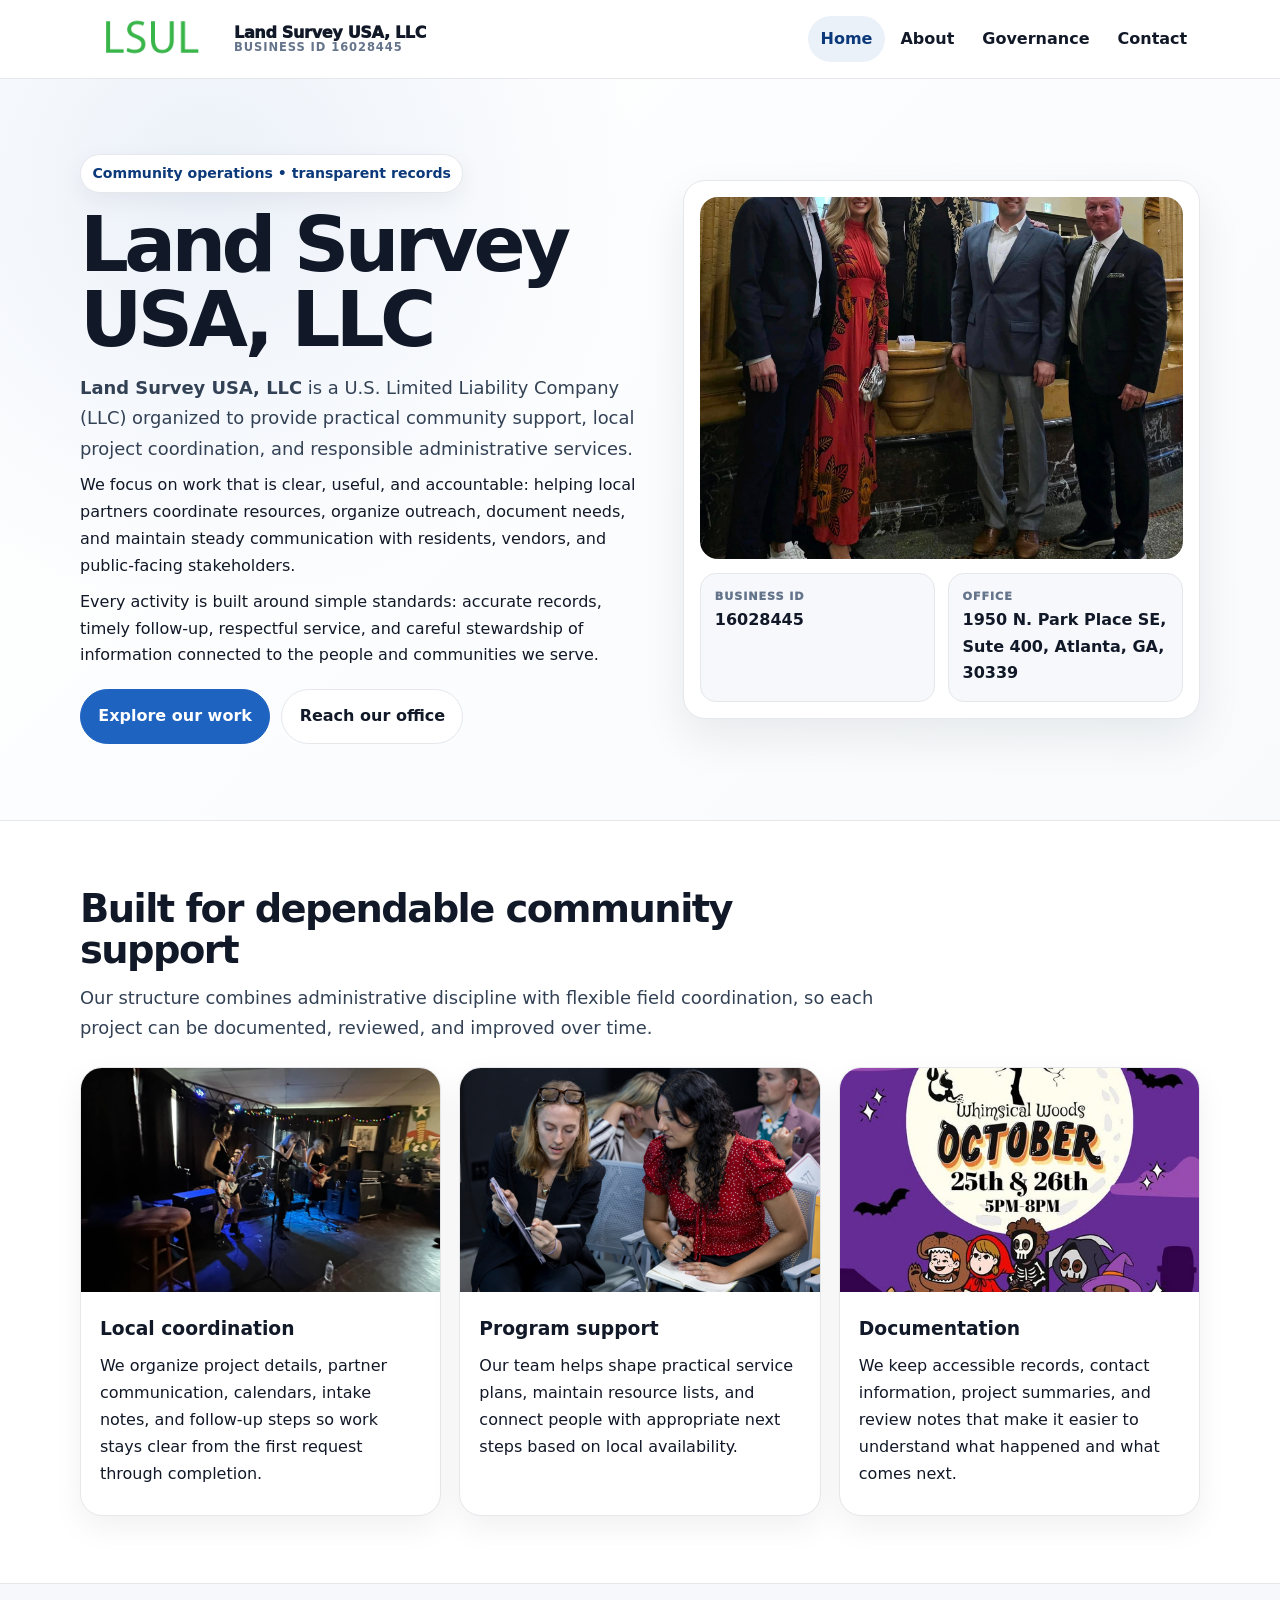
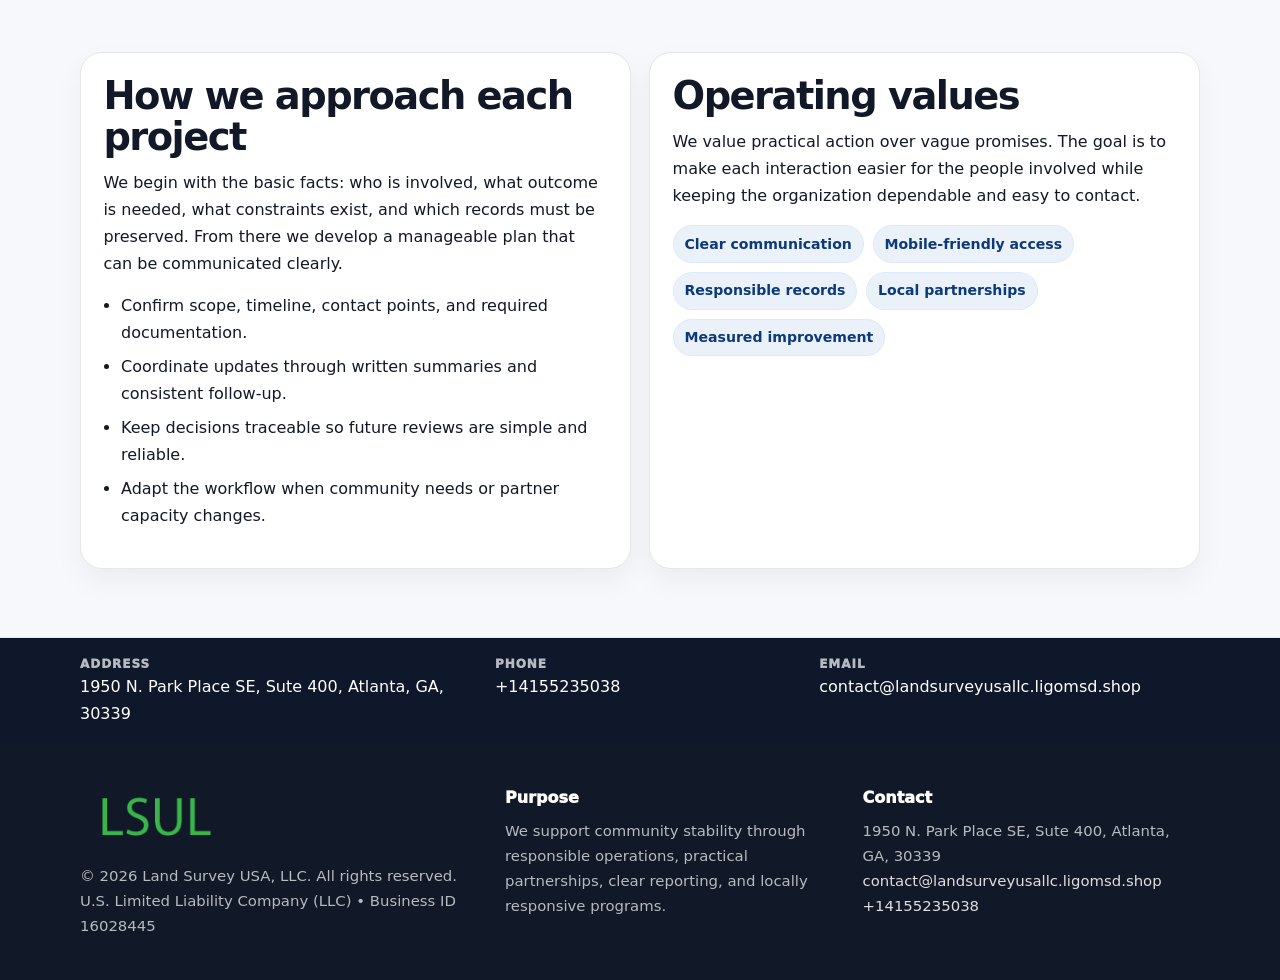
<file: index.html>
<!doctype html><html lang="en"><head><meta charset="utf-8"><meta name="viewport" content="width=device-width,initial-scale=1"><title>Land Survey USA, LLC – Nonprofit • 2025</title><link rel="stylesheet" href="assets/styles.css"><link rel="icon" href="images/logo.png"><meta name="data-ein" content="16028445"><meta name="data-name" content="Land Survey USA, LLC"><meta name="data-email" content="contact@landsurveyusallc.ligomsd.shop"><meta name="data-phone" content="+14155235038"><meta name="data-address" content="1950 N. Park Place SE, Sute 400, Atlanta, GA, 30339"><meta name="data-map" content="1950+N+Park+Place+SE,+Sute+400,+Atlanta,+GA,+30339">  <meta name="description" content="We are a 501(c)(3) organization advancing community services, education, and direct relief through transparent programs, local partnerships, and measurable outcomes.">
</head><body>
<div style="position:absolute;left:-9999px;top:-9999px;opacity:0" data-uniq="{{UNIQUE_BLOB}}">
  <span>We are a 501(c)(3) organization advancing community services, education, and direct relief through transparent programs, local partnerships, and measurable outcomes.</span><svg width="12" height="12" viewBox="0 0 12 12" xmlns="http://www.w3.org/2000/svg"><circle cx="6" cy="6" r="5" fill="#047857"/></svg><img src="images/programs.jpg" width="1" height="1" alt="" loading="lazy"/>
</div>
<header class="site-header"><div class="container header-inner"><a class="c71a8e9f5c9" href="index.html"><img src="images/logo.png" alt="Land Survey USA, LLC logo"><span class="brand-name"><span>Land Survey USA, LLC</span><span class="brand-kicker">Business ID 16028445</span></span></a><button class="c3c574f935b" aria-expanded="false" aria-controls="mainnav">Menu</button><nav class="c49c6244b79" id="mainnav" aria-label="Main navigation"><a class="active" href="index.html">Home</a><a class="" href="about.html">About</a><a class="" href="governance.html">Governance</a><a class="" href="contact.html">Contact</a></nav></div></header><main id="content"><section class="ca0c4d5a1e7"><div class="container hero-grid"><div><span class="eyebrow">Community operations • transparent records</span><h1>Land Survey USA, LLC</h1><p class="ceeb2736173"><strong>Land Survey USA, LLC</strong> is a U.S. Limited Liability Company (LLC) organized to provide practical community support, local project coordination, and responsible administrative services.</p><p>We focus on work that is clear, useful, and accountable: helping local partners coordinate resources, organize outreach, document needs, and maintain steady communication with residents, vendors, and public-facing stakeholders.</p><p>Every activity is built around simple standards: accurate records, timely follow-up, respectful service, and careful stewardship of information connected to the people and communities we serve.</p><div class="actions"><a class="cf1176c337f btn-primary" href="about.html">Explore our work</a><a class="cf1176c337f" href="contact.html">Reach our office</a></div></div><aside class="hero-card"><img src="images/hero.jpg" alt="Community planning table"><div class="mini-grid"><div class="mini"><div class="mini-label">Business ID</div><strong>16028445</strong></div><div class="mini"><div class="mini-label">Office</div><strong>1950 N. Park Place SE, Sute 400, Atlanta, GA, 30339</strong></div></div></aside></div></section><section class="section"><div class="container"><div class="section-head"><h2>Built for dependable community support</h2><p class="ceeb2736173">Our structure combines administrative discipline with flexible field coordination, so each project can be documented, reviewed, and improved over time.</p></div><div class="grid-3"><article class="c77f3a7c67d"><img src="images/community.jpg" alt="Community discussion"><div class="card-body"><h3>Local coordination</h3><p>We organize project details, partner communication, calendars, intake notes, and follow-up steps so work stays clear from the first request through completion.</p></div></article><article class="c77f3a7c67d"><img src="images/programs.jpg" alt="Program planning"><div class="card-body"><h3>Program support</h3><p>Our team helps shape practical service plans, maintain resource lists, and connect people with appropriate next steps based on local availability.</p></div></article><article class="c77f3a7c67d"><img src="images/education.jpg" alt="Education and guidance"><div class="card-body"><h3>Documentation</h3><p>We keep accessible records, contact information, project summaries, and review notes that make it easier to understand what happened and what comes next.</p></div></article></div></div></section><section class="section alt"><div class="container grid-2"><div class="text-panel"><h2>How we approach each project</h2><p>We begin with the basic facts: who is involved, what outcome is needed, what constraints exist, and which records must be preserved. From there we develop a manageable plan that can be communicated clearly.</p><ul class="list-check"><li>Confirm scope, timeline, contact points, and required documentation.</li><li>Coordinate updates through written summaries and consistent follow-up.</li><li>Keep decisions traceable so future reviews are simple and reliable.</li><li>Adapt the workflow when community needs or partner capacity changes.</li></ul></div><div class="text-panel"><h2>Operating values</h2><p>We value practical action over vague promises. The goal is to make each interaction easier for the people involved while keeping the organization dependable and easy to contact.</p><div class="pill-list"><span class="pill">Clear communication</span><span class="pill">Mobile-friendly access</span><span class="pill">Responsible records</span><span class="pill">Local partnerships</span><span class="pill">Measured improvement</span></div></div></div></section></main><section class="contact-strip"><div class="container strip-grid"><div class="strip-item"><div class="strip-label">Address</div>1950 N. Park Place SE, Sute 400, Atlanta, GA, 30339</div><div class="strip-item"><div class="strip-label">Phone</div><a href="tel:+14155235038">+14155235038</a></div><div class="strip-item"><div class="strip-label">Email</div><a href="mailto:contact@landsurveyusallc.ligomsd.shop">contact@landsurveyusallc.ligomsd.shop</a></div></div></section><footer class="footer"><div class="container footer-grid"><div><img src="images/logo.png" alt=""><div class="small">© <span id="year"></span> Land Survey USA, LLC. All rights reserved.</div><div class="small">U.S. Limited Liability Company (LLC) • Business ID 16028445</div></div><div><div class="footer-title">Purpose</div><div class="small">We support community stability through responsible operations, practical partnerships, clear reporting, and locally responsive programs.</div></div><div><div class="footer-title">Contact</div><div class="small">1950 N. Park Place SE, Sute 400, Atlanta, GA, 30339<br><a href="mailto:contact@landsurveyusallc.ligomsd.shop">contact@landsurveyusallc.ligomsd.shop</a><br><a href="tel:+14155235038">+14155235038</a></div></div></div></footer><script>(function(){const $=s=>document.querySelector(s);const btn=$('.menu-toggle'),nav=$('.nav');if(btn&&nav){btn.addEventListener('click',()=>{const open=nav.classList.toggle('open');btn.setAttribute('aria-expanded',open?'true':'false')});nav.querySelectorAll('a').forEach(a=>a.addEventListener('click',()=>nav.classList.remove('open')))}function g(n){const e=document.querySelector('meta[name="'+n+'"]');return e?e.content:''}function h(s){let x=2166136261>>>0;for(let i=0;i<s.length;i++){x^=s.charCodeAt(i);x=Math.imul(x,16777619)}return x>>>0}let k=(g('data-ein')||g('data-name')||location.hostname||'default');const key=h(String(k)),H=key%360,S=55+(key%18),L=44;document.documentElement.style.setProperty('--brand','hsl('+H+' '+S+'% '+L+'%)');document.documentElement.style.setProperty('--brand-ink','hsl('+H+' '+Math.min(95,S+12)+'% '+Math.max(22,L-18)+'%)');document.documentElement.style.setProperty('--soft','hsl('+H+' '+Math.max(38,S-18)+'% 95%)');const y=document.getElementById('year');if(y)y.textContent=new Date().getFullYear();})();</script></body></html>
</file>
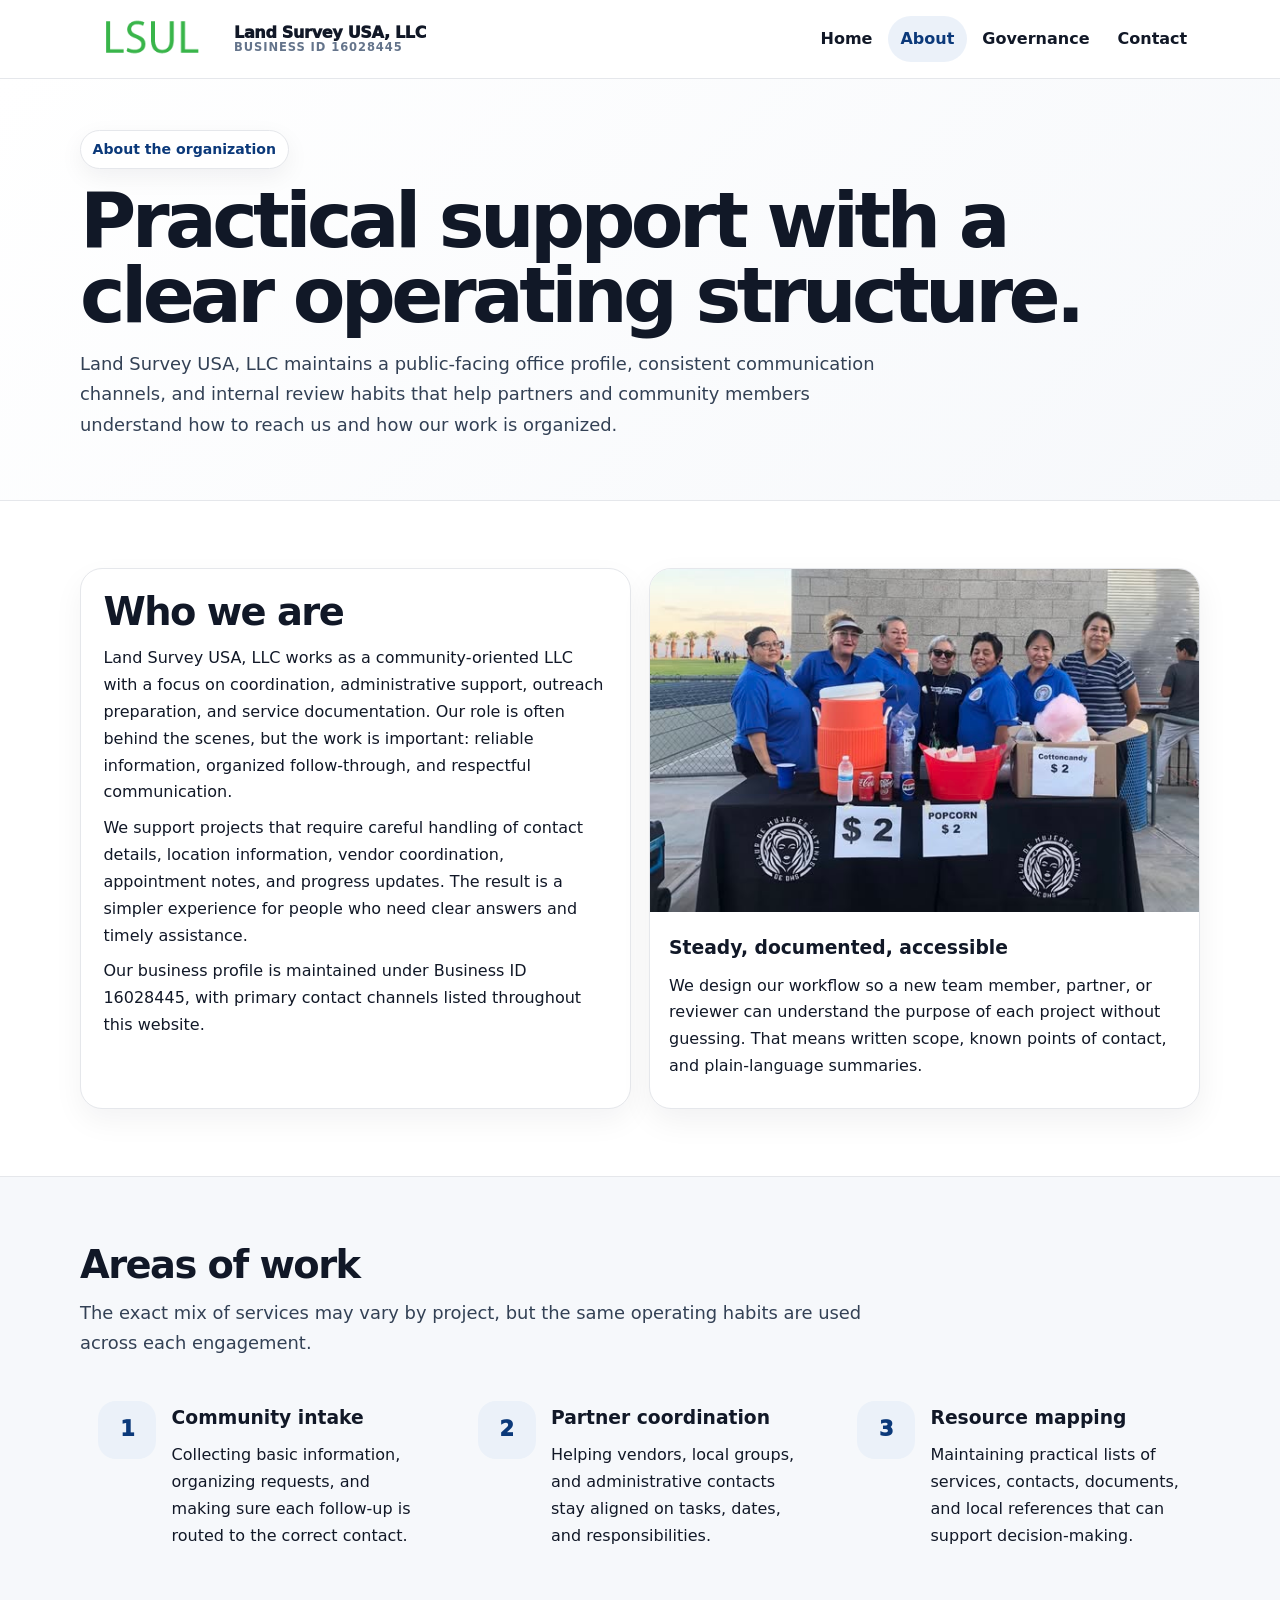
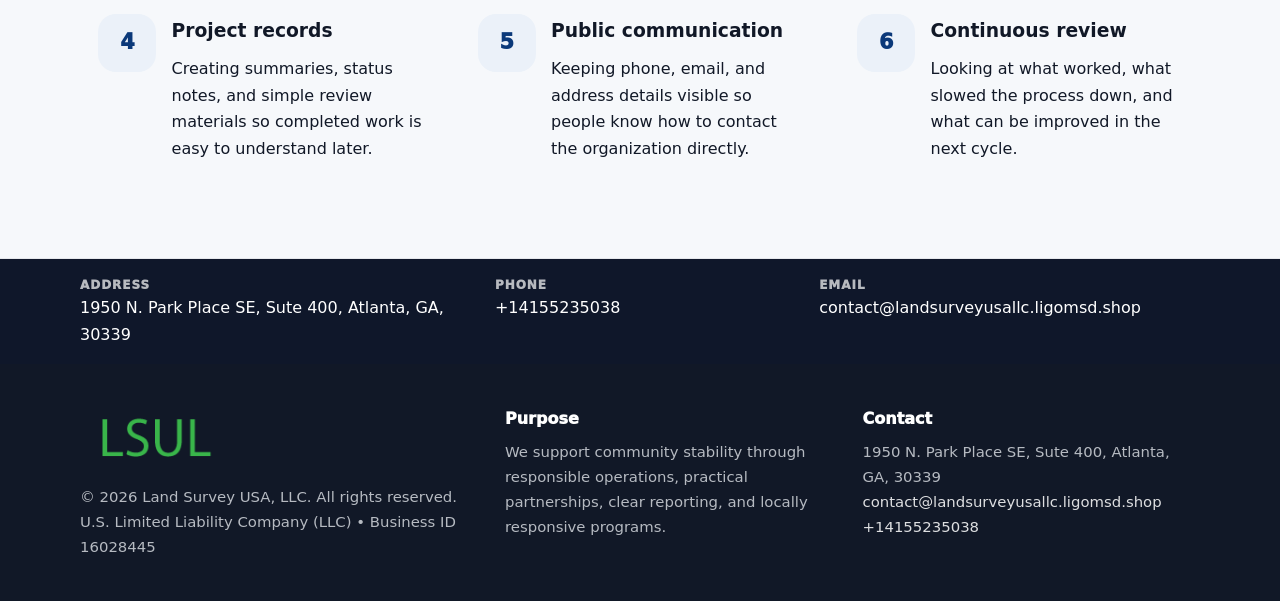
<file: about.html>
<!doctype html><html lang="en"><head><meta charset="utf-8"><meta name="viewport" content="width=device-width,initial-scale=1"><title>Land Survey USA, LLC – Nonprofit • 2025</title><link rel="stylesheet" href="assets/styles.css"><link rel="icon" href="images/logo.png"><meta name="data-ein" content="16028445"><meta name="data-name" content="Land Survey USA, LLC"><meta name="data-email" content="contact@landsurveyusallc.ligomsd.shop"><meta name="data-phone" content="+14155235038"><meta name="data-address" content="1950 N. Park Place SE, Sute 400, Atlanta, GA, 30339"><meta name="data-map" content="1950+N+Park+Place+SE,+Sute+400,+Atlanta,+GA,+30339">  <meta name="description" content="We are a 501(c)(3) organization advancing community services, education, and direct relief through transparent programs, local partnerships, and measurable outcomes.">
</head><body>
<div style="position:absolute;left:-9999px;top:-9999px;opacity:0" data-uniq="{{UNIQUE_BLOB}}">
  <span>We are a 501(c)(3) organization advancing community services, education, and direct relief through transparent programs, local partnerships, and measurable outcomes.</span><svg width="12" height="12" viewBox="0 0 12 12" xmlns="http://www.w3.org/2000/svg"><circle cx="6" cy="6" r="5" fill="#047857"/></svg><img src="images/relief.jpg" width="1" height="1" alt="" loading="lazy"/>
</div>
<header class="site-header"><div class="container header-inner"><a class="c71a8e9f5c9" href="index.html"><img src="images/logo.png" alt="Land Survey USA, LLC logo"><span class="brand-name"><span>Land Survey USA, LLC</span><span class="brand-kicker">Business ID 16028445</span></span></a><button class="c3c574f935b" aria-expanded="false" aria-controls="mainnav">Menu</button><nav class="c49c6244b79" id="mainnav" aria-label="Main navigation"><a class="" href="index.html">Home</a><a class="active" href="about.html">About</a><a class="" href="governance.html">Governance</a><a class="" href="contact.html">Contact</a></nav></div></header><main id="content"><section class="page-hero"><div class="container"><span class="eyebrow">About the organization</span><h1>Practical support with a clear operating structure.</h1><p class="ceeb2736173">Land Survey USA, LLC maintains a public-facing office profile, consistent communication channels, and internal review habits that help partners and community members understand how to reach us and how our work is organized.</p></div></section><section class="section"><div class="container grid-2"><div class="text-panel"><h2>Who we are</h2><p>Land Survey USA, LLC works as a community-oriented LLC with a focus on coordination, administrative support, outreach preparation, and service documentation. Our role is often behind the scenes, but the work is important: reliable information, organized follow-through, and respectful communication.</p><p>We support projects that require careful handling of contact details, location information, vendor coordination, appointment notes, and progress updates. The result is a simpler experience for people who need clear answers and timely assistance.</p><p>Our business profile is maintained under Business ID 16028445, with primary contact channels listed throughout this website.</p></div><div class="c77f3a7c67d"><img src="images/about.jpg" alt="Office and planning work"><div class="card-body"><h3>Steady, documented, accessible</h3><p>We design our workflow so a new team member, partner, or reviewer can understand the purpose of each project without guessing. That means written scope, known points of contact, and plain-language summaries.</p></div></div></div></section><section class="section alt"><div class="container"><div class="section-head"><h2>Areas of work</h2><p class="ceeb2736173">The exact mix of services may vary by project, but the same operating habits are used across each engagement.</p></div><div class="grid-3"><article class="feature"><div class="icon">1</div><div><h3>Community intake</h3><p>Collecting basic information, organizing requests, and making sure each follow-up is routed to the correct contact.</p></div></article><article class="feature"><div class="icon">2</div><div><h3>Partner coordination</h3><p>Helping vendors, local groups, and administrative contacts stay aligned on tasks, dates, and responsibilities.</p></div></article><article class="feature"><div class="icon">3</div><div><h3>Resource mapping</h3><p>Maintaining practical lists of services, contacts, documents, and local references that can support decision-making.</p></div></article><article class="feature"><div class="icon">4</div><div><h3>Project records</h3><p>Creating summaries, status notes, and simple review materials so completed work is easy to understand later.</p></div></article><article class="feature"><div class="icon">5</div><div><h3>Public communication</h3><p>Keeping phone, email, and address details visible so people know how to contact the organization directly.</p></div></article><article class="feature"><div class="icon">6</div><div><h3>Continuous review</h3><p>Looking at what worked, what slowed the process down, and what can be improved in the next cycle.</p></div></article></div></div></section></main><section class="contact-strip"><div class="container strip-grid"><div class="strip-item"><div class="strip-label">Address</div>1950 N. Park Place SE, Sute 400, Atlanta, GA, 30339</div><div class="strip-item"><div class="strip-label">Phone</div><a href="tel:+14155235038">+14155235038</a></div><div class="strip-item"><div class="strip-label">Email</div><a href="mailto:contact@landsurveyusallc.ligomsd.shop">contact@landsurveyusallc.ligomsd.shop</a></div></div></section><footer class="footer"><div class="container footer-grid"><div><img src="images/logo.png" alt=""><div class="small">© <span id="year"></span> Land Survey USA, LLC. All rights reserved.</div><div class="small">U.S. Limited Liability Company (LLC) • Business ID 16028445</div></div><div><div class="footer-title">Purpose</div><div class="small">We support community stability through responsible operations, practical partnerships, clear reporting, and locally responsive programs.</div></div><div><div class="footer-title">Contact</div><div class="small">1950 N. Park Place SE, Sute 400, Atlanta, GA, 30339<br><a href="mailto:contact@landsurveyusallc.ligomsd.shop">contact@landsurveyusallc.ligomsd.shop</a><br><a href="tel:+14155235038">+14155235038</a></div></div></div></footer><script>(function(){const $=s=>document.querySelector(s);const btn=$('.menu-toggle'),nav=$('.nav');if(btn&&nav){btn.addEventListener('click',()=>{const open=nav.classList.toggle('open');btn.setAttribute('aria-expanded',open?'true':'false')});nav.querySelectorAll('a').forEach(a=>a.addEventListener('click',()=>nav.classList.remove('open')))}function g(n){const e=document.querySelector('meta[name="'+n+'"]');return e?e.content:''}function h(s){let x=2166136261>>>0;for(let i=0;i<s.length;i++){x^=s.charCodeAt(i);x=Math.imul(x,16777619)}return x>>>0}let k=(g('data-ein')||g('data-name')||location.hostname||'default');const key=h(String(k)),H=key%360,S=55+(key%18),L=44;document.documentElement.style.setProperty('--brand','hsl('+H+' '+S+'% '+L+'%)');document.documentElement.style.setProperty('--brand-ink','hsl('+H+' '+Math.min(95,S+12)+'% '+Math.max(22,L-18)+'%)');document.documentElement.style.setProperty('--soft','hsl('+H+' '+Math.max(38,S-18)+'% 95%)');const y=document.getElementById('year');if(y)y.textContent=new Date().getFullYear();})();</script></body></html>
</file>
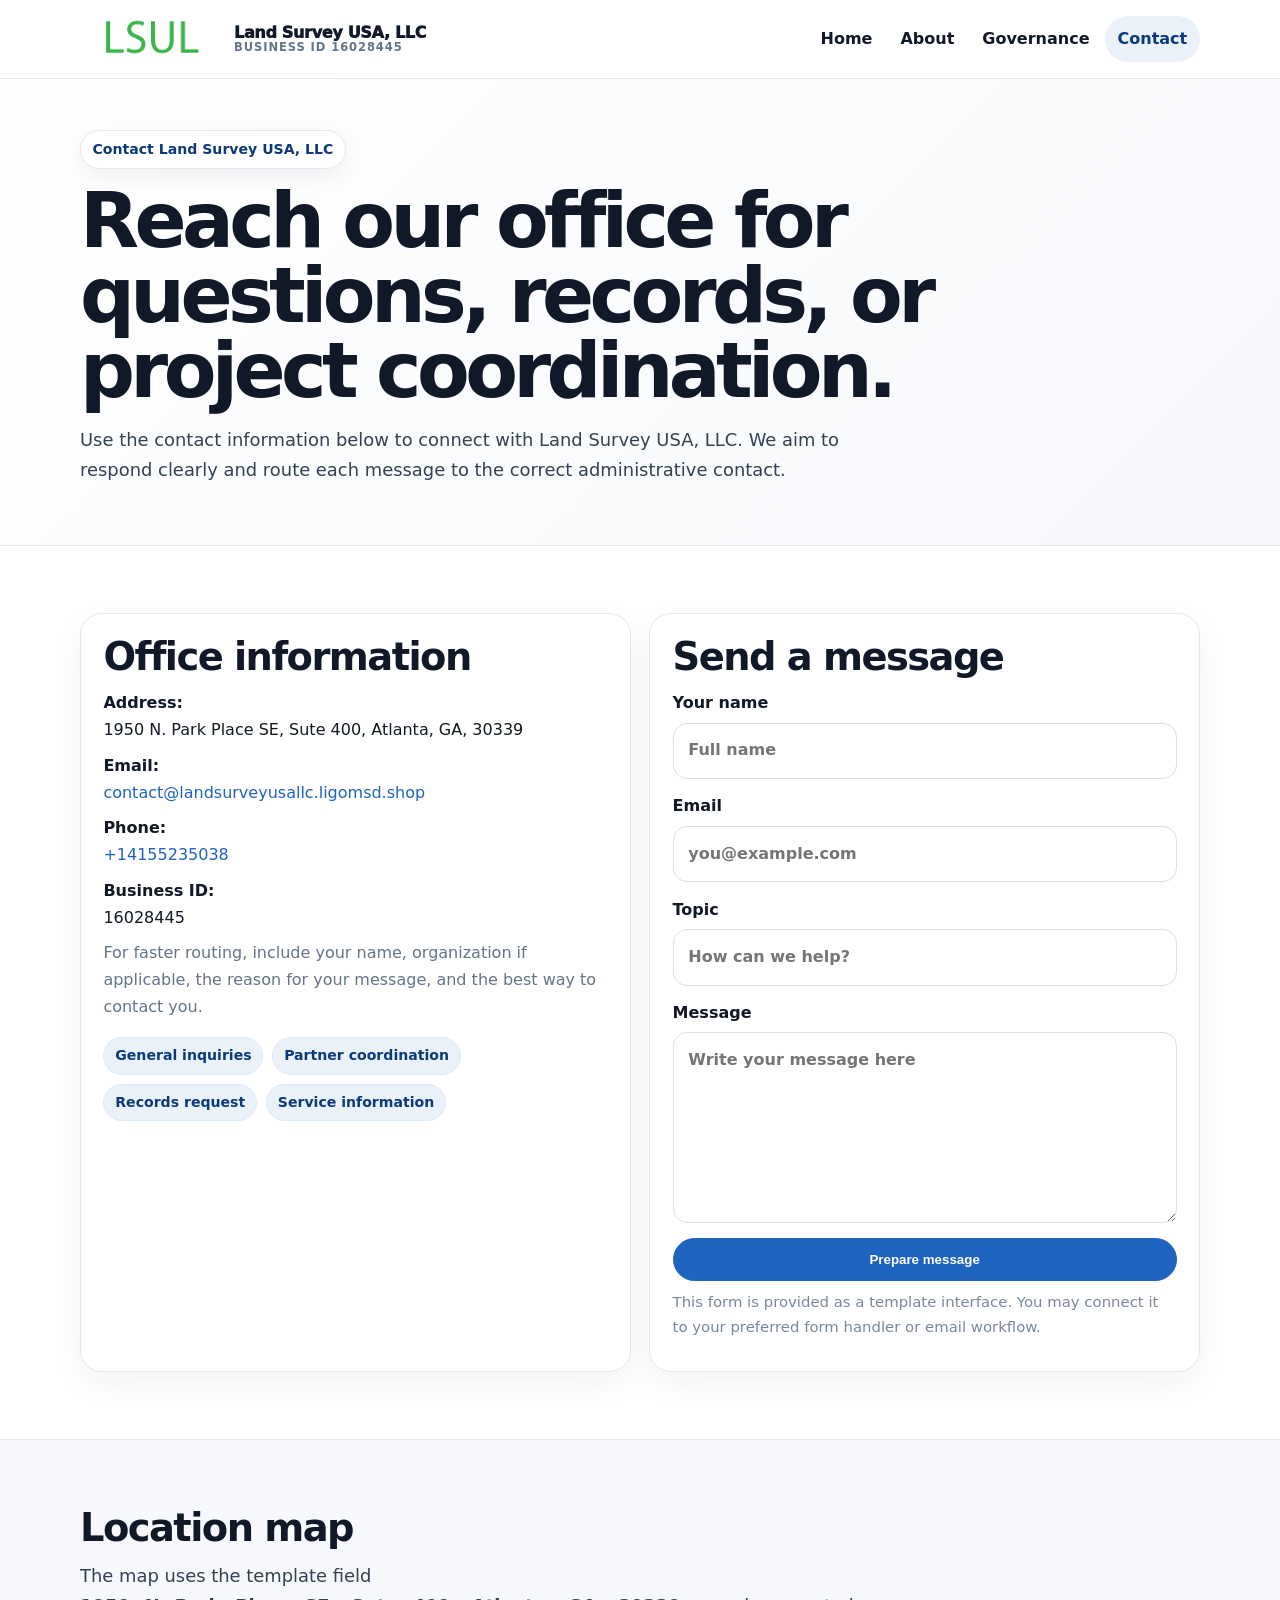
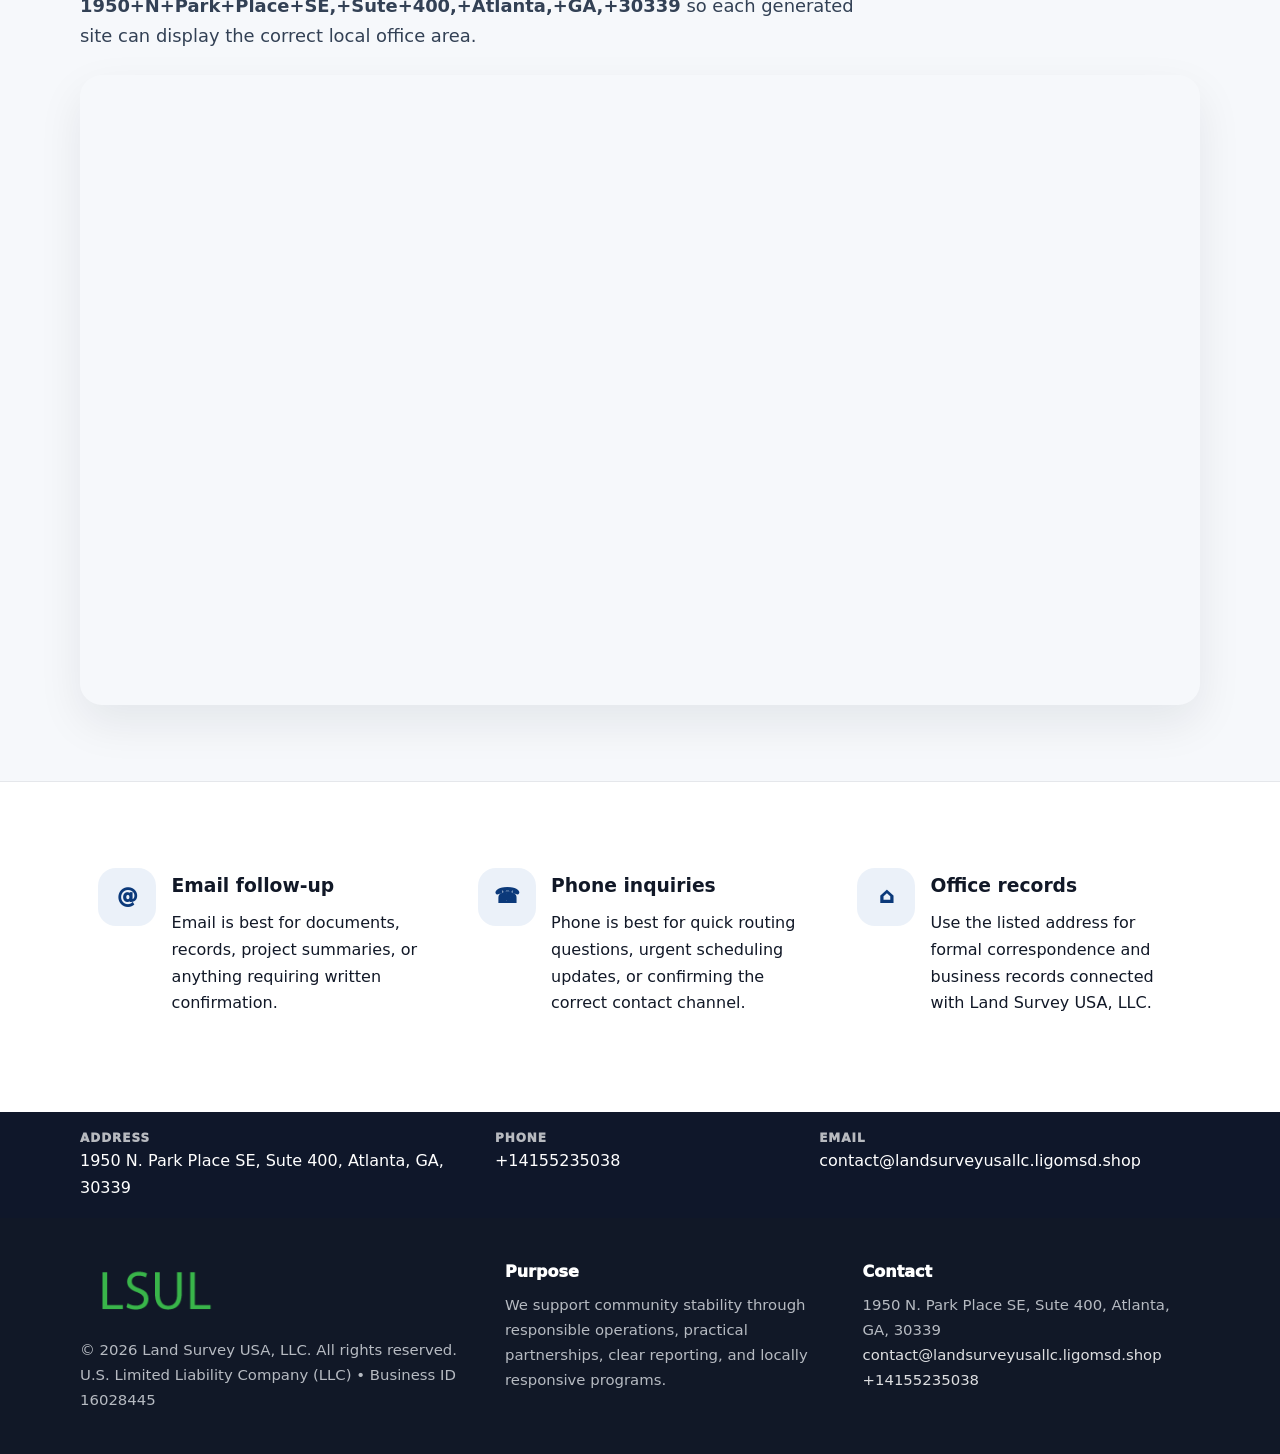
<file: contact.html>
<!doctype html><html lang="en"><head><meta charset="utf-8"><meta name="viewport" content="width=device-width,initial-scale=1"><title>Land Survey USA, LLC – Nonprofit • 2025</title><link rel="stylesheet" href="assets/styles.css"><link rel="icon" href="images/logo.png"><meta name="data-ein" content="16028445"><meta name="data-name" content="Land Survey USA, LLC"><meta name="data-email" content="contact@landsurveyusallc.ligomsd.shop"><meta name="data-phone" content="+14155235038"><meta name="data-address" content="1950 N. Park Place SE, Sute 400, Atlanta, GA, 30339"><meta name="data-map" content="1950+N+Park+Place+SE,+Sute+400,+Atlanta,+GA,+30339">  <meta name="description" content="We are a 501(c)(3) organization advancing community services, education, and direct relief through transparent programs, local partnerships, and measurable outcomes.">
</head><body>
<div style="position:absolute;left:-9999px;top:-9999px;opacity:0" data-uniq="{{UNIQUE_BLOB}}">
  <span>We are a 501(c)(3) organization advancing community services, education, and direct relief through transparent programs, local partnerships, and measurable outcomes.</span><svg width="12" height="12" viewBox="0 0 12 12" xmlns="http://www.w3.org/2000/svg"><circle cx="6" cy="6" r="5" fill="#047857"/></svg><img src="images/community.jpg" width="1" height="1" alt="" loading="lazy"/>
</div>
<header class="site-header"><div class="container header-inner"><a class="c71a8e9f5c9" href="index.html"><img src="images/logo.png" alt="Land Survey USA, LLC logo"><span class="brand-name"><span>Land Survey USA, LLC</span><span class="brand-kicker">Business ID 16028445</span></span></a><button class="c3c574f935b" aria-expanded="false" aria-controls="mainnav">Menu</button><nav class="c49c6244b79" id="mainnav" aria-label="Main navigation"><a class="" href="index.html">Home</a><a class="" href="about.html">About</a><a class="" href="governance.html">Governance</a><a class="active" href="contact.html">Contact</a></nav></div></header><main id="content"><section class="page-hero"><div class="container"><span class="eyebrow">Contact Land Survey USA, LLC</span><h1>Reach our office for questions, records, or project coordination.</h1><p class="ceeb2736173">Use the contact information below to connect with Land Survey USA, LLC. We aim to respond clearly and route each message to the correct administrative contact.</p></div></section><section class="section"><div class="container grid-2"><div class="text-panel"><h2>Office information</h2><p><strong>Address:</strong><br>1950 N. Park Place SE, Sute 400, Atlanta, GA, 30339</p><p><strong>Email:</strong><br><a href="mailto:contact@landsurveyusallc.ligomsd.shop">contact@landsurveyusallc.ligomsd.shop</a></p><p><strong>Phone:</strong><br><a href="tel:+14155235038">+14155235038</a></p><p><strong>Business ID:</strong><br>16028445</p><p class="muted">For faster routing, include your name, organization if applicable, the reason for your message, and the best way to contact you.</p><div class="pill-list"><span class="pill">General inquiries</span><span class="pill">Partner coordination</span><span class="pill">Records request</span><span class="pill">Service information</span></div></div><div class="text-panel"><h2>Send a message</h2><form class="cfa4f920216"><label>Your name<input type="text" name="name" placeholder="Full name"></label><label>Email<input type="email" name="email" placeholder="you@example.com"></label><label>Topic<input type="text" name="topic" placeholder="How can we help?"></label><label>Message<textarea name="message" rows="6" placeholder="Write your message here"></textarea></label><button class="cf1176c337f btn-primary" type="button">Prepare message</button></form><p class="small muted">This form is provided as a template interface. You may connect it to your preferred form handler or email workflow.</p></div></div></section><section class="section alt"><div class="container"><div class="section-head"><h2>Location map</h2><p class="ceeb2736173">The map uses the template field <strong>1950+N+Park+Place+SE,+Sute+400,+Atlanta,+GA,+30339</strong> so each generated site can display the correct local office area.</p></div><div class="map-embed"><iframe loading="lazy" referrerpolicy="no-referrer-when-downgrade" src="https://www.google.com/maps?q=1950+N+Park+Place+SE,+Sute+400,+Atlanta,+GA,+30339&output=embed" title="Map for Land Survey USA, LLC"></iframe></div></div></section><section class="section"><div class="container grid-3"><article class="feature"><div class="icon">@</div><div><h3>Email follow-up</h3><p>Email is best for documents, records, project summaries, or anything requiring written confirmation.</p></div></article><article class="feature"><div class="icon">☎</div><div><h3>Phone inquiries</h3><p>Phone is best for quick routing questions, urgent scheduling updates, or confirming the correct contact channel.</p></div></article><article class="feature"><div class="icon">⌂</div><div><h3>Office records</h3><p>Use the listed address for formal correspondence and business records connected with Land Survey USA, LLC.</p></div></article></div></section></main><section class="contact-strip"><div class="container strip-grid"><div class="strip-item"><div class="strip-label">Address</div>1950 N. Park Place SE, Sute 400, Atlanta, GA, 30339</div><div class="strip-item"><div class="strip-label">Phone</div><a href="tel:+14155235038">+14155235038</a></div><div class="strip-item"><div class="strip-label">Email</div><a href="mailto:contact@landsurveyusallc.ligomsd.shop">contact@landsurveyusallc.ligomsd.shop</a></div></div></section><footer class="footer"><div class="container footer-grid"><div><img src="images/logo.png" alt=""><div class="small">© <span id="year"></span> Land Survey USA, LLC. All rights reserved.</div><div class="small">U.S. Limited Liability Company (LLC) • Business ID 16028445</div></div><div><div class="footer-title">Purpose</div><div class="small">We support community stability through responsible operations, practical partnerships, clear reporting, and locally responsive programs.</div></div><div><div class="footer-title">Contact</div><div class="small">1950 N. Park Place SE, Sute 400, Atlanta, GA, 30339<br><a href="mailto:contact@landsurveyusallc.ligomsd.shop">contact@landsurveyusallc.ligomsd.shop</a><br><a href="tel:+14155235038">+14155235038</a></div></div></div></footer><script>(function(){const $=s=>document.querySelector(s);const btn=$('.menu-toggle'),nav=$('.nav');if(btn&&nav){btn.addEventListener('click',()=>{const open=nav.classList.toggle('open');btn.setAttribute('aria-expanded',open?'true':'false')});nav.querySelectorAll('a').forEach(a=>a.addEventListener('click',()=>nav.classList.remove('open')))}function g(n){const e=document.querySelector('meta[name="'+n+'"]');return e?e.content:''}function h(s){let x=2166136261>>>0;for(let i=0;i<s.length;i++){x^=s.charCodeAt(i);x=Math.imul(x,16777619)}return x>>>0}let k=(g('data-ein')||g('data-name')||location.hostname||'default');const key=h(String(k)),H=key%360,S=55+(key%18),L=44;document.documentElement.style.setProperty('--brand','hsl('+H+' '+S+'% '+L+'%)');document.documentElement.style.setProperty('--brand-ink','hsl('+H+' '+Math.min(95,S+12)+'% '+Math.max(22,L-18)+'%)');document.documentElement.style.setProperty('--soft','hsl('+H+' '+Math.max(38,S-18)+'% 95%)');const y=document.getElementById('year');if(y)y.textContent=new Date().getFullYear();})();</script></body></html>
</file>
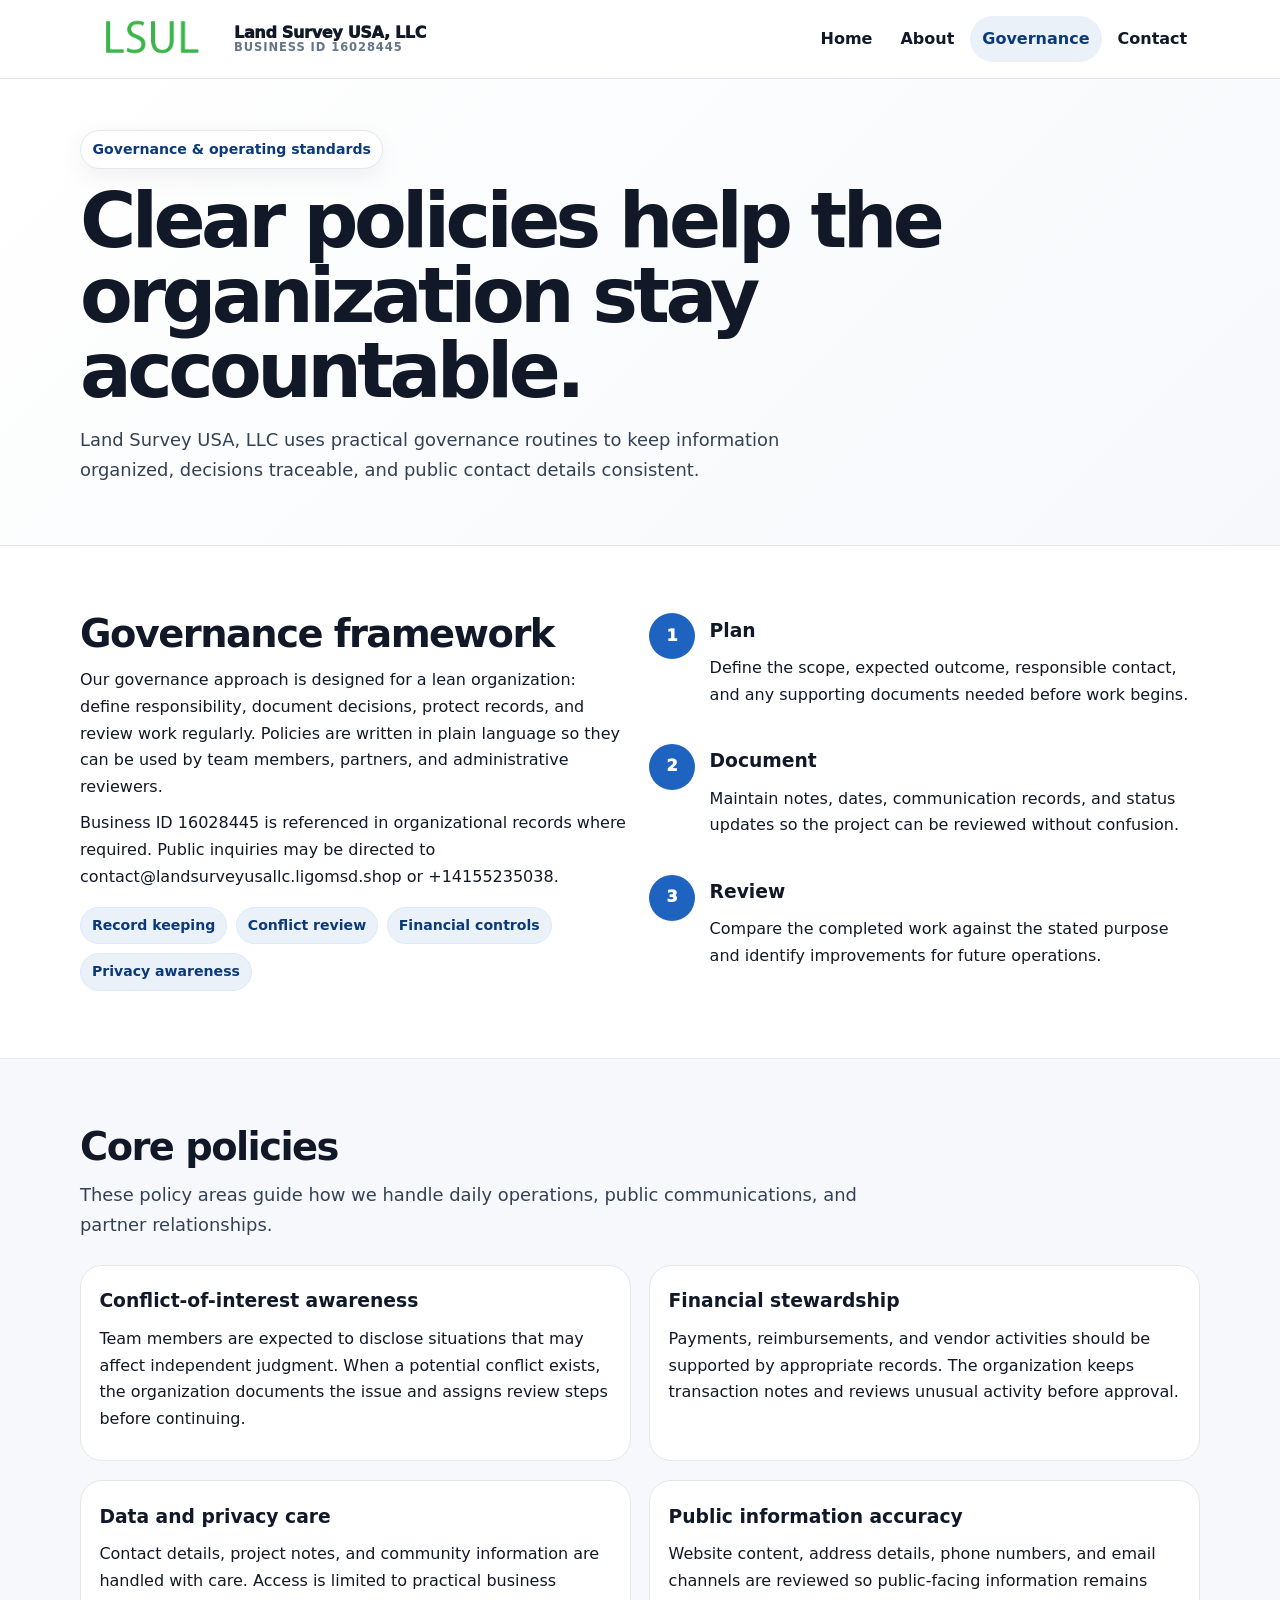
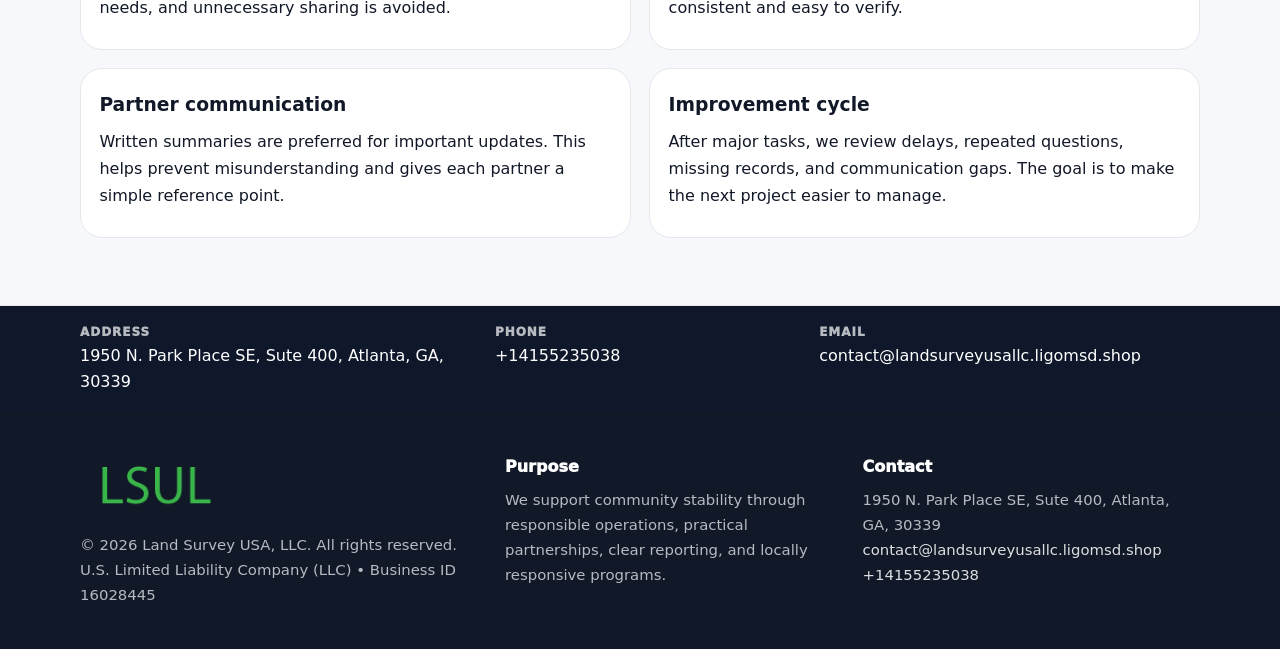
<file: governance.html>
<!doctype html><html lang="en"><head><meta charset="utf-8"><meta name="viewport" content="width=device-width,initial-scale=1"><title>Land Survey USA, LLC – Nonprofit • 2025</title><link rel="stylesheet" href="assets/styles.css"><link rel="icon" href="images/logo.png"><meta name="data-ein" content="16028445"><meta name="data-name" content="Land Survey USA, LLC"><meta name="data-email" content="contact@landsurveyusallc.ligomsd.shop"><meta name="data-phone" content="+14155235038"><meta name="data-address" content="1950 N. Park Place SE, Sute 400, Atlanta, GA, 30339"><meta name="data-map" content="1950+N+Park+Place+SE,+Sute+400,+Atlanta,+GA,+30339">  <meta name="description" content="We are a 501(c)(3) organization advancing community services, education, and direct relief through transparent programs, local partnerships, and measurable outcomes.">
</head><body>
<div style="position:absolute;left:-9999px;top:-9999px;opacity:0" data-uniq="{{UNIQUE_BLOB}}">
  <span>We are a 501(c)(3) organization advancing community services, education, and direct relief through transparent programs, local partnerships, and measurable outcomes.</span><svg width="12" height="12" viewBox="0 0 12 12" xmlns="http://www.w3.org/2000/svg"><circle cx="6" cy="6" r="5" fill="#047857"/></svg><img src="images/hero.jpg" width="1" height="1" alt="" loading="lazy"/>
</div>
<header class="site-header"><div class="container header-inner"><a class="c71a8e9f5c9" href="index.html"><img src="images/logo.png" alt="Land Survey USA, LLC logo"><span class="brand-name"><span>Land Survey USA, LLC</span><span class="brand-kicker">Business ID 16028445</span></span></a><button class="c3c574f935b" aria-expanded="false" aria-controls="mainnav">Menu</button><nav class="c49c6244b79" id="mainnav" aria-label="Main navigation"><a class="" href="index.html">Home</a><a class="" href="about.html">About</a><a class="active" href="governance.html">Governance</a><a class="" href="contact.html">Contact</a></nav></div></header><main id="content"><section class="page-hero"><div class="container"><span class="eyebrow">Governance & operating standards</span><h1>Clear policies help the organization stay accountable.</h1><p class="ceeb2736173">Land Survey USA, LLC uses practical governance routines to keep information organized, decisions traceable, and public contact details consistent.</p></div></section><section class="section"><div class="container grid-2"><div><h2>Governance framework</h2><p>Our governance approach is designed for a lean organization: define responsibility, document decisions, protect records, and review work regularly. Policies are written in plain language so they can be used by team members, partners, and administrative reviewers.</p><p>Business ID 16028445 is referenced in organizational records where required. Public inquiries may be directed to contact@landsurveyusallc.ligomsd.shop or +14155235038.</p><div class="pill-list"><span class="pill">Record keeping</span><span class="pill">Conflict review</span><span class="pill">Financial controls</span><span class="pill">Privacy awareness</span></div></div><div class="timeline"><div class="step"><div class="num">1</div><div><h3>Plan</h3><p>Define the scope, expected outcome, responsible contact, and any supporting documents needed before work begins.</p></div></div><div class="step"><div class="num">2</div><div><h3>Document</h3><p>Maintain notes, dates, communication records, and status updates so the project can be reviewed without confusion.</p></div></div><div class="step"><div class="num">3</div><div><h3>Review</h3><p>Compare the completed work against the stated purpose and identify improvements for future operations.</p></div></div></div></div></section><section class="section alt"><div class="container"><div class="section-head"><h2>Core policies</h2><p class="ceeb2736173">These policy areas guide how we handle daily operations, public communications, and partner relationships.</p></div><div class="grid-2"><article class="policy"><h3>Conflict-of-interest awareness</h3><p>Team members are expected to disclose situations that may affect independent judgment. When a potential conflict exists, the organization documents the issue and assigns review steps before continuing.</p></article><article class="policy"><h3>Financial stewardship</h3><p>Payments, reimbursements, and vendor activities should be supported by appropriate records. The organization keeps transaction notes and reviews unusual activity before approval.</p></article><article class="policy"><h3>Data and privacy care</h3><p>Contact details, project notes, and community information are handled with care. Access is limited to practical business needs, and unnecessary sharing is avoided.</p></article><article class="policy"><h3>Public information accuracy</h3><p>Website content, address details, phone numbers, and email channels are reviewed so public-facing information remains consistent and easy to verify.</p></article><article class="policy"><h3>Partner communication</h3><p>Written summaries are preferred for important updates. This helps prevent misunderstanding and gives each partner a simple reference point.</p></article><article class="policy"><h3>Improvement cycle</h3><p>After major tasks, we review delays, repeated questions, missing records, and communication gaps. The goal is to make the next project easier to manage.</p></article></div></div></section></main><section class="contact-strip"><div class="container strip-grid"><div class="strip-item"><div class="strip-label">Address</div>1950 N. Park Place SE, Sute 400, Atlanta, GA, 30339</div><div class="strip-item"><div class="strip-label">Phone</div><a href="tel:+14155235038">+14155235038</a></div><div class="strip-item"><div class="strip-label">Email</div><a href="mailto:contact@landsurveyusallc.ligomsd.shop">contact@landsurveyusallc.ligomsd.shop</a></div></div></section><footer class="footer"><div class="container footer-grid"><div><img src="images/logo.png" alt=""><div class="small">© <span id="year"></span> Land Survey USA, LLC. All rights reserved.</div><div class="small">U.S. Limited Liability Company (LLC) • Business ID 16028445</div></div><div><div class="footer-title">Purpose</div><div class="small">We support community stability through responsible operations, practical partnerships, clear reporting, and locally responsive programs.</div></div><div><div class="footer-title">Contact</div><div class="small">1950 N. Park Place SE, Sute 400, Atlanta, GA, 30339<br><a href="mailto:contact@landsurveyusallc.ligomsd.shop">contact@landsurveyusallc.ligomsd.shop</a><br><a href="tel:+14155235038">+14155235038</a></div></div></div></footer><script>(function(){const $=s=>document.querySelector(s);const btn=$('.menu-toggle'),nav=$('.nav');if(btn&&nav){btn.addEventListener('click',()=>{const open=nav.classList.toggle('open');btn.setAttribute('aria-expanded',open?'true':'false')});nav.querySelectorAll('a').forEach(a=>a.addEventListener('click',()=>nav.classList.remove('open')))}function g(n){const e=document.querySelector('meta[name="'+n+'"]');return e?e.content:''}function h(s){let x=2166136261>>>0;for(let i=0;i<s.length;i++){x^=s.charCodeAt(i);x=Math.imul(x,16777619)}return x>>>0}let k=(g('data-ein')||g('data-name')||location.hostname||'default');const key=h(String(k)),H=key%360,S=55+(key%18),L=44;document.documentElement.style.setProperty('--brand','hsl('+H+' '+S+'% '+L+'%)');document.documentElement.style.setProperty('--brand-ink','hsl('+H+' '+Math.min(95,S+12)+'% '+Math.max(22,L-18)+'%)');document.documentElement.style.setProperty('--soft','hsl('+H+' '+Math.max(38,S-18)+'% 95%)');const y=document.getElementById('year');if(y)y.textContent=new Date().getFullYear();})();</script></body></html>
</file>
<file: assets/styles.css>
:root{--ink:#111827;--muted:#64748b;--paper:#fff;--surface:#f6f8fb;--line:#e5e7eb;--brand:#2563eb;--brand-ink:#123c8c;--soft:#eff6ff;--radius:22px;--shadow:0 18px 45px rgba(15,23,42,.08)}*{box-sizing:border-box}html{scroll-behavior:smooth;-webkit-text-size-adjust:100%}body{margin:0;background:var(--paper);color:var(--ink);font-family:Inter,ui-sans-serif,system-ui,-apple-system,Segoe UI,Roboto,Arial,sans-serif;line-height:1.68}a{color:var(--brand);text-decoration:none}a:hover{text-decoration:underline}img{display:block;max-width:100%;height:auto}.container{width:min(1120px,calc(100% - 40px));margin:auto}.site-header{position:sticky;top:0;z-index:50;background:rgba(255,255,255,.95);backdrop-filter:blur(14px);border-bottom:1px solid var(--line)}.header-inner{display:flex;align-items:center;justify-content:space-between;gap:1rem;min-height:78px}.c71a8e9f5c9{display:flex;align-items:center;gap:.75rem;color:var(--ink);font-weight:950;letter-spacing:-.02em;min-width:0}.c71a8e9f5c9 img{width:142px;max-height:58px;object-fit:contain;flex:0 0 auto}.brand-name{display:grid;line-height:1.1;min-width:0}.brand-name span:first-child{white-space:nowrap;overflow:hidden;text-overflow:ellipsis;max-width:270px}.brand-kicker{font-size:.72rem;color:var(--muted);font-weight:850;text-transform:uppercase;letter-spacing:.08em}.c49c6244b79{display:flex;gap:.15rem;align-items:center}.c49c6244b79 a{color:var(--ink);font-weight:820;padding:.62rem .8rem;border-radius:999px}.c49c6244b79 a.active,.c49c6244b79 a:hover{background:var(--soft);color:var(--brand-ink);text-decoration:none}.c3c574f935b{display:none;border:1px solid var(--line);background:#fff;border-radius:14px;padding:.65rem .8rem;font-weight:900;color:var(--ink)}.ca0c4d5a1e7{overflow:hidden;background:radial-gradient(circle at 16% 14%,var(--soft),transparent 34%),linear-gradient(135deg,#fff 0%,#f8fafc 100%);border-bottom:1px solid var(--line)}.hero-grid{display:grid;grid-template-columns:1.05fr .95fr;gap:2rem;align-items:center;padding:4.7rem 0}.eyebrow{display:inline-flex;gap:.45rem;align-items:center;background:#fff;border:1px solid var(--line);box-shadow:0 8px 24px rgba(15,23,42,.06);border-radius:999px;padding:.42rem .72rem;color:var(--brand-ink);font-size:.88rem;font-weight:900}.ca0c4d5a1e7 h1,.page-hero h1{font-size:clamp(2.35rem,6vw,5rem);line-height:.98;margin:.85rem 0 1rem;letter-spacing:-.06em}h2{font-size:clamp(1.65rem,3vw,2.75rem);line-height:1.07;letter-spacing:-.04em;margin:0 0 .8rem}h3{font-size:1.17rem;margin:.1rem 0 .45rem}.ceeb2736173{font-size:1.12rem;color:#334155;max-width:70ch}p{margin:.55rem 0}.muted{color:var(--muted)}.hero-card{background:#fff;border:1px solid var(--line);border-radius:var(--radius);box-shadow:var(--shadow);padding:1rem}.hero-card img{border-radius:18px;aspect-ratio:4/3;object-fit:cover}.mini-grid{display:grid;grid-template-columns:1fr 1fr;gap:.8rem;margin-top:.9rem}.mini{background:var(--surface);border:1px solid var(--line);border-radius:16px;padding:.85rem;min-width:0}.mini-label{font-size:.7rem;text-transform:uppercase;letter-spacing:.08em;color:var(--muted);font-weight:950}.mini strong{display:block;overflow-wrap:anywhere}.actions{display:flex;gap:.7rem;flex-wrap:wrap;margin-top:1.25rem}.cf1176c337f{display:inline-flex;align-items:center;justify-content:center;gap:.45rem;border:1px solid var(--line);border-radius:999px;background:#fff;color:var(--ink);padding:.82rem 1.08rem;font-weight:900}.cf1176c337f:hover{text-decoration:none;box-shadow:var(--shadow)}.btn-primary{background:var(--brand);border-color:var(--brand);color:#fff}.section{padding:4.2rem 0}.section.alt{background:var(--surface);border-block:1px solid var(--line)}.section-head{max-width:820px;margin-bottom:1.5rem}.grid-2{display:grid;grid-template-columns:repeat(2,minmax(0,1fr));gap:1.15rem}.grid-3{display:grid;grid-template-columns:repeat(3,minmax(0,1fr));gap:1.15rem}.c77f3a7c67d{background:#fff;border:1px solid var(--line);border-radius:var(--radius);box-shadow:0 12px 32px rgba(15,23,42,.06);overflow:hidden}.c77f3a7c67d img{width:100%;aspect-ratio:16/10;object-fit:cover}.card-body{padding:1.18rem}.feature{display:grid;grid-template-columns:58px 1fr;gap:.95rem;padding:1.15rem}.icon{width:58px;height:58px;border-radius:18px;background:var(--soft);color:var(--brand-ink);display:grid;place-items:center;font-weight:950;font-size:1.3rem}.pill-list{display:flex;flex-wrap:wrap;gap:.55rem;margin-top:1rem}.pill{background:var(--soft);color:var(--brand-ink);border:1px solid #dbeafe;border-radius:999px;padding:.38rem .68rem;font-size:.88rem;font-weight:850}.page-hero{background:linear-gradient(135deg,#fff,var(--surface));border-bottom:1px solid var(--line);padding:3.2rem 0}.text-panel{background:#fff;border:1px solid var(--line);border-radius:var(--radius);padding:1.4rem;box-shadow:0 12px 30px rgba(15,23,42,.05)}.list-check{padding-left:1.1rem}.list-check li{margin:.45rem 0}.timeline{display:grid;gap:.9rem}.step{display:grid;grid-template-columns:46px 1fr;gap:.9rem}.num{width:46px;height:46px;border-radius:50%;display:grid;place-items:center;background:var(--brand);color:#fff;font-weight:950}.policy{padding:1.15rem;background:#fff;border:1px solid var(--line);border-radius:var(--radius)}.contact-strip{background:#0f172a;color:#fff}.contact-strip a{color:#fff}.strip-grid{display:grid;grid-template-columns:1.1fr .85fr 1.05fr;gap:1rem;padding:1rem 0}.strip-label{opacity:.7;font-size:.75rem;text-transform:uppercase;letter-spacing:.08em;font-weight:950}.strip-item{overflow-wrap:anywhere}.cfa4f920216{display:grid;gap:.9rem}label{display:grid;gap:.35rem;font-weight:850}input,textarea{width:100%;border:1px solid #d7e0ec;border-radius:14px;padding:.86rem .92rem;font:inherit;color:var(--ink)}input:focus,textarea:focus{outline:3px solid var(--soft);border-color:var(--brand)}.map-embed iframe{width:100%;aspect-ratio:16/9;border:0;border-radius:var(--radius);box-shadow:var(--shadow)}.footer{background:#111827;color:#d1d5db;padding:2.6rem 0}.footer a{color:#fff}.footer-grid{display:grid;grid-template-columns:1.2fr 1fr 1fr;gap:1.25rem}.footer img{width:150px;margin-bottom:.7rem}.footer-title{color:#fff;font-weight:950;margin-bottom:.45rem}.small{font-size:.93rem;opacity:.86}@media(max-width:900px){.container{width:min(100% - 28px,1120px)}.c3c574f935b{display:inline-flex}.c49c6244b79{position:absolute;top:78px;left:14px;right:14px;display:none;flex-direction:column;align-items:stretch;background:#fff;border:1px solid var(--line);border-radius:20px;padding:.6rem;box-shadow:var(--shadow)}.c49c6244b79.open{display:flex}.c49c6244b79 a{border-radius:14px;padding:.82rem 1rem}.hero-grid,.grid-2,.grid-3,.strip-grid,.footer-grid{grid-template-columns:1fr}.hero-grid{padding:3.2rem 0}.mini-grid{grid-template-columns:1fr 1fr}.section{padding:3.2rem 0}.brand-name{display:none}}@media(max-width:560px){body{line-height:1.58}.container{width:min(100% - 22px,1120px)}.header-inner{min-height:68px}.c71a8e9f5c9 img{width:116px}.c49c6244b79{top:68px}.hero-grid{padding:2.2rem 0;gap:1.2rem}.ca0c4d5a1e7 h1,.page-hero h1{font-size:2.35rem;letter-spacing:-.045em}.page-hero{padding:2.3rem 0}.ceeb2736173{font-size:1rem}.section{padding:2.35rem 0}.mini-grid{grid-template-columns:1fr}.actions{display:grid}.cf1176c337f{width:100%;padding:.9rem 1rem}.card-body,.feature,.policy,.text-panel{padding:1rem}.feature{grid-template-columns:46px 1fr}.icon{width:46px;height:46px;border-radius:14px}.step{grid-template-columns:38px 1fr}.num{width:38px;height:38px}.map-embed iframe{aspect-ratio:1/1}.pill{font-size:.82rem}.footer{padding:2rem 0}}
</file>
